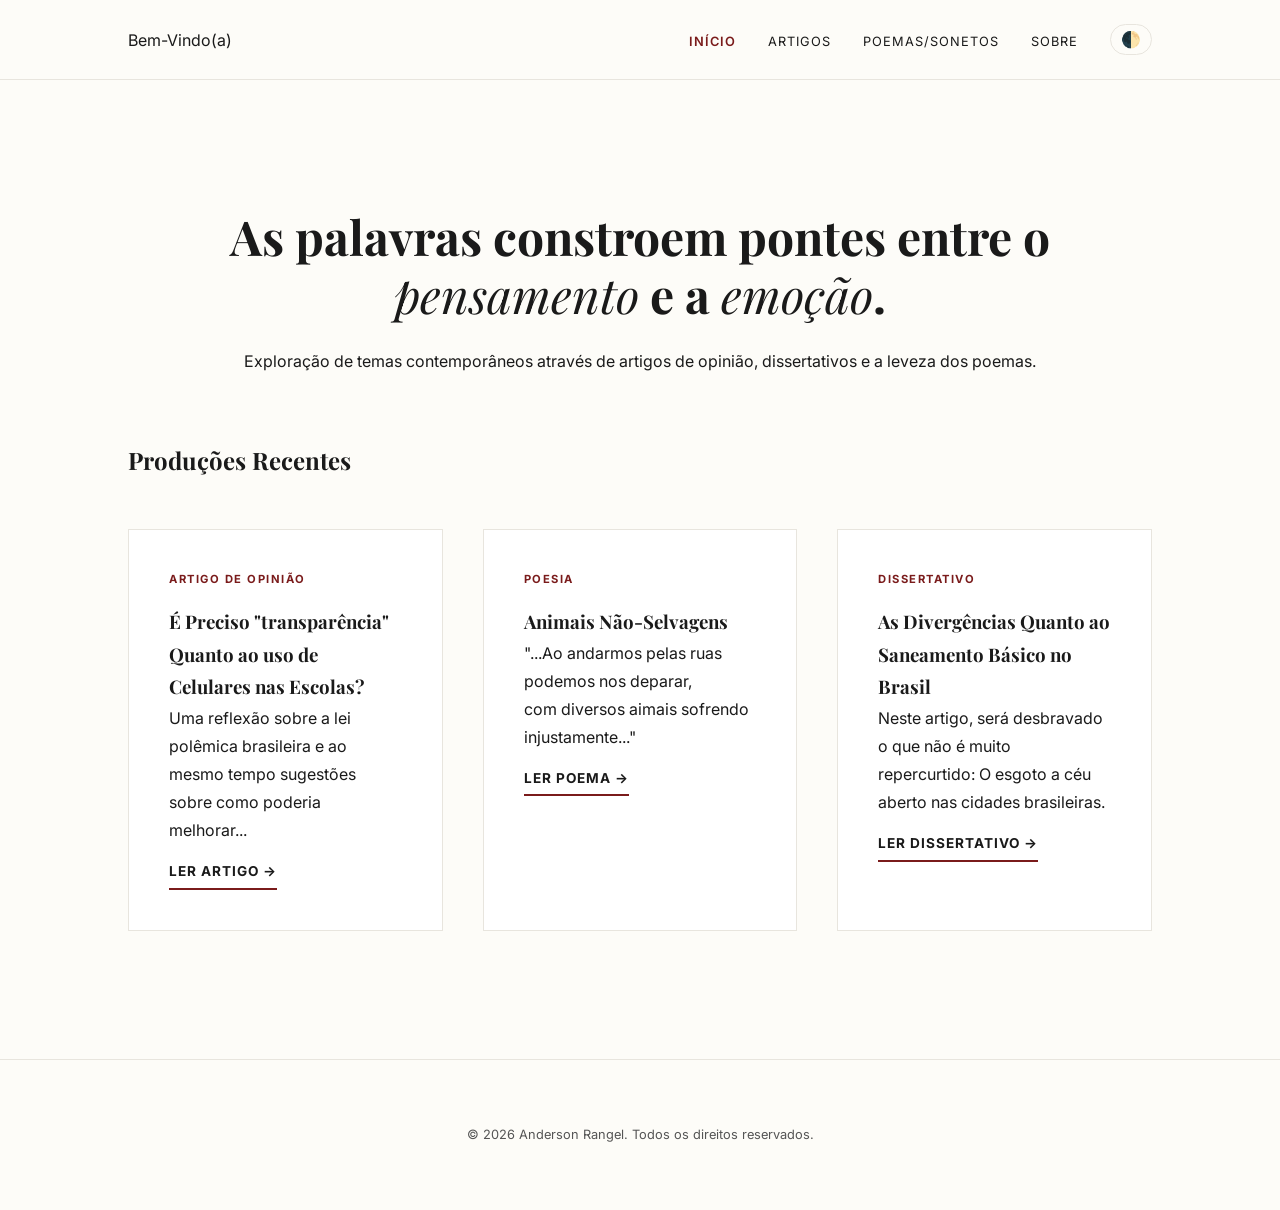
<file: index.html>
<!-- Feito por: Anderson Rangel -->
<!DOCTYPE html>
<html lang="pt-br">
<head>
    <meta charset="UTF-8">
    <meta name="viewport" content="width=device-width, initial-scale=1.0">
    <title>Bem-Vindo ao Portfólio Literário</title>
    
    <link rel="icon" type="image/png" href="favicon-marfim.png" media="(prefers-color-scheme: light)">
    <link rel="icon" type="image/png" href="favicon-vinho.png" media="(prefers-color-scheme: dark)">
    <link rel="stylesheet" href="style.css">
    <link rel="preconnect" href="https://fonts.googleapis.com">
    <link href="https://fonts.googleapis.com/css2?family=Inter:wght@300;400&family=Playfair+Display:ital,wght@0,700;1,400&display=swap" rel="stylesheet">
    <script>
    // Executa antes de renderizar o corpo da página para evitar o flash branco
    const saved = localStorage.getItem('theme');
    if (saved === 'dark' || (!saved && window.matchMedia('(prefers-color-scheme: dark)').matches)) {
        document.documentElement.setAttribute('data-theme', 'dark');
    }
</script>
</head>
<body>

    <header>
        <nav>
            <div class="logo">Bem-Vindo(a)</div>
            <ul>
                <li><a href="index.html" class="active">Início</a></li>
                <li><a href="artigos.html">Artigos</a></li>
                <li><a href="poemas.html">Poemas/Sonetos</a></li>
                <li><a href="sobre.html">Sobre</a></li>
                <li><button id="theme-toggle" title="Alternar tema">🌓</button></li>
            </ul>
        </nav>
    </header>

    <main>
        <section class="hero">
            <h1>As palavras constroem pontes entre o <span class="italic">pensamento</span> e a <span class="italic">emoção</span>.</h1>
            <p>Exploração de temas contemporâneos através de artigos de opinião, dissertativos e a leveza dos poemas.</p>
        </section>

        <section class="recent-work">
            <h2>Produções Recentes</h2>
            
            <div class="grid-textos">
                <article class="card">
                    <span class="category">Artigo de Opinião</span>
                    <h3>É Preciso "transparência" Quanto ao uso de Celulares nas Escolas?</h3>
                    <p>Uma reflexão sobre a lei polêmica brasileira e ao mesmo tempo sugestões sobre como poderia melhorar...</p>
                    <a href="artigo1.html" class="read-more">Ler artigo →</a>
                </article>

                <article class="card">
                    <span class="category">Poesia</span>
                    <h3>Animais Não-Selvagens</h3>
                    <p class="excerpt-poem">"...Ao andarmos pelas ruas podemos nos deparar,<br> com diversos aimais sofrendo injustamente..."</p>
                    <a href="poemas.html" class="read-more">Ler poema →</a>
                </article>

                <article class="card">
                    <span class="category">Dissertativo</span>
                    <h3>As Divergências Quanto ao Saneamento Básico no Brasil</h3>
                    <p>Neste artigo, será desbravado o que não é muito repercurtido: O esgoto a céu aberto nas cidades brasileiras.</p>
                    <a href="dissertativo2.html" class="read-more">Ler dissertativo →</a>
                </article>
            </div>
        </section>
    </main>

    <footer>
        <p>&copy; 2026 Anderson Rangel. Todos os direitos reservados.</p>
    </footer>
<script src="script.js"></script>
</body>
</html>
</file>
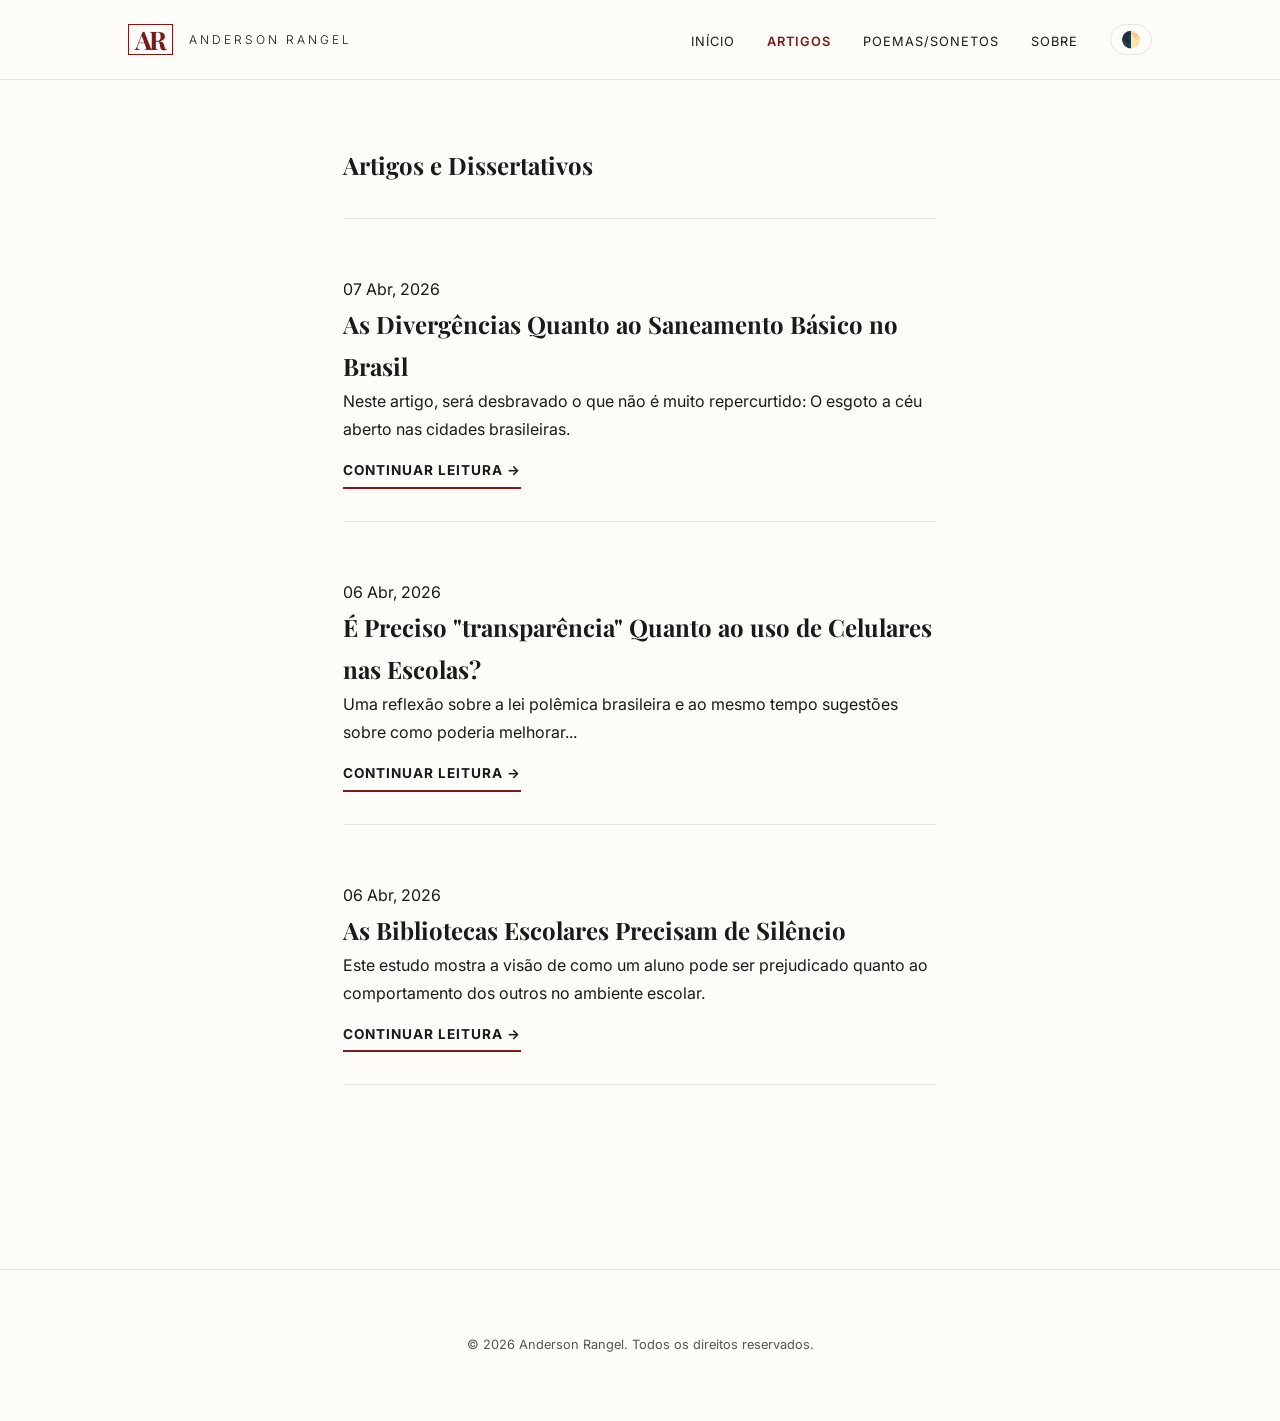
<file: artigos.html>
<!-- Feito por: Anderson Rangel -->
<!DOCTYPE html>
<html lang="pt-br">
<head>
    <meta charset="UTF-8">
    <meta name="viewport" content="width=device-width, initial-scale=1.0">
    <title>Artigos | Anderson Rangel</title>
    <link rel="icon" type="image/png" href="favicon-marfim.png" media="(prefers-color-scheme: light)">
    <link rel="icon" type="image/png" href="favicon-vinho.png" media="(prefers-color-scheme: dark)">
    <link rel="stylesheet" href="style.css">
    <link href="https://fonts.googleapis.com/css2?family=Inter:wght@300;400&family=Playfair+Display:ital,wght@0,700;1,400&display=swap" rel="stylesheet">
    <script>
    // Executa antes de renderizar o corpo da página para evitar o flash branco
    const saved = localStorage.getItem('theme');
    if (saved === 'dark' || (!saved && window.matchMedia('(prefers-color-scheme: dark)').matches)) {
        document.documentElement.setAttribute('data-theme', 'dark');
    }
</script>
</head>
<body>
    <header>
        <nav>
            <div class="logo-container">
                <div class="monograma">AR</div>
                <div class="nome-escritor">ANDERSON RANGEL</div>
            </div>
            <ul>
                <li><a href="index.html">Início</a></li>
                <li><a href="artigos.html" class="active">Artigos</a></li>
                <li><a href="poemas.html">Poemas/Sonetos</a></li>
                <li><a href="sobre.html">Sobre</a></li>
                <li><button id="theme-toggle" title="Alternar tema">🌓</button></li>

            </ul>
        </nav>
    </header>

    <main class="container-narrow">
        <section class="page-header">
            <h1>Artigos e Dissertativos</h1>
            <article class="archive-item">
            </article>
        <section class="archive-list">
            <article class="archive-item">
                <span class="date">07 Abr, 2026</span>
                <h2>As Divergências Quanto ao Saneamento Básico no Brasil</h2>
                <p>Neste artigo, será desbravado o que não é muito repercurtido: O esgoto a céu aberto nas cidades brasileiras.</p>
                <a href="dissertativo2.html" class="read-more">Continuar leitura →</a>
            </article>
            
            <article class="archive-item">
                <span class="date">06 Abr, 2026</span>
                <h2>É Preciso "transparência" Quanto ao uso de Celulares nas Escolas?</h2>
                <p>Uma reflexão sobre a lei polêmica brasileira e ao mesmo tempo sugestões sobre como poderia melhorar...</p>
                <a href="artigo1.html" class="read-more">Continuar leitura →</a>
            </article>

            <article class="archive-item">
                <span class="date">06 Abr, 2026</span>
                <h2>As Bibliotecas Escolares Precisam de Silêncio</h2>
                <p>Este estudo mostra a visão de como um aluno pode ser prejudicado quanto ao comportamento dos outros no ambiente escolar.</p>
                <a href="dissertativo1.html" class="read-more">Continuar leitura →</a>
            </article>

             
        </section>
    </main>
    <footer>
        <p>&copy; 2026 Anderson Rangel. Todos os direitos reservados.</p>
    </footer>
    <script src="script.js"></script>
</body>
</html>
</file>
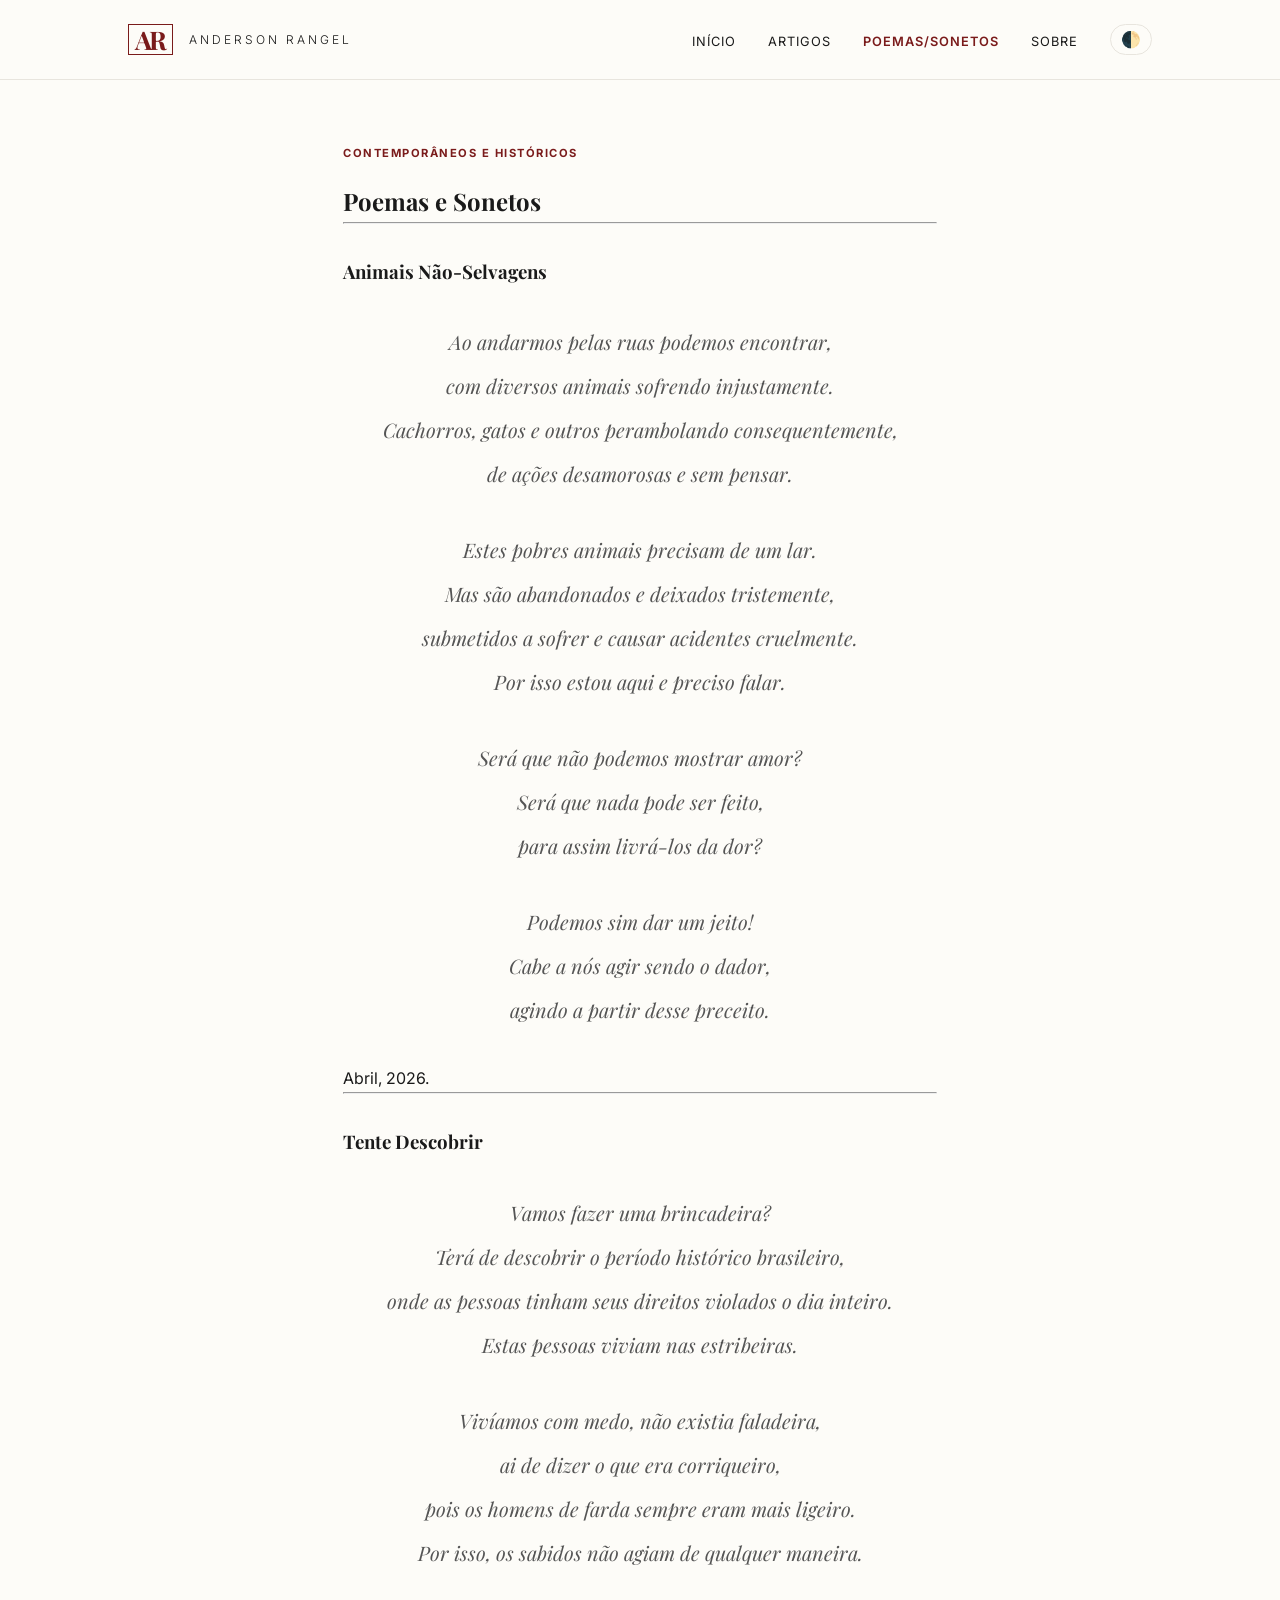
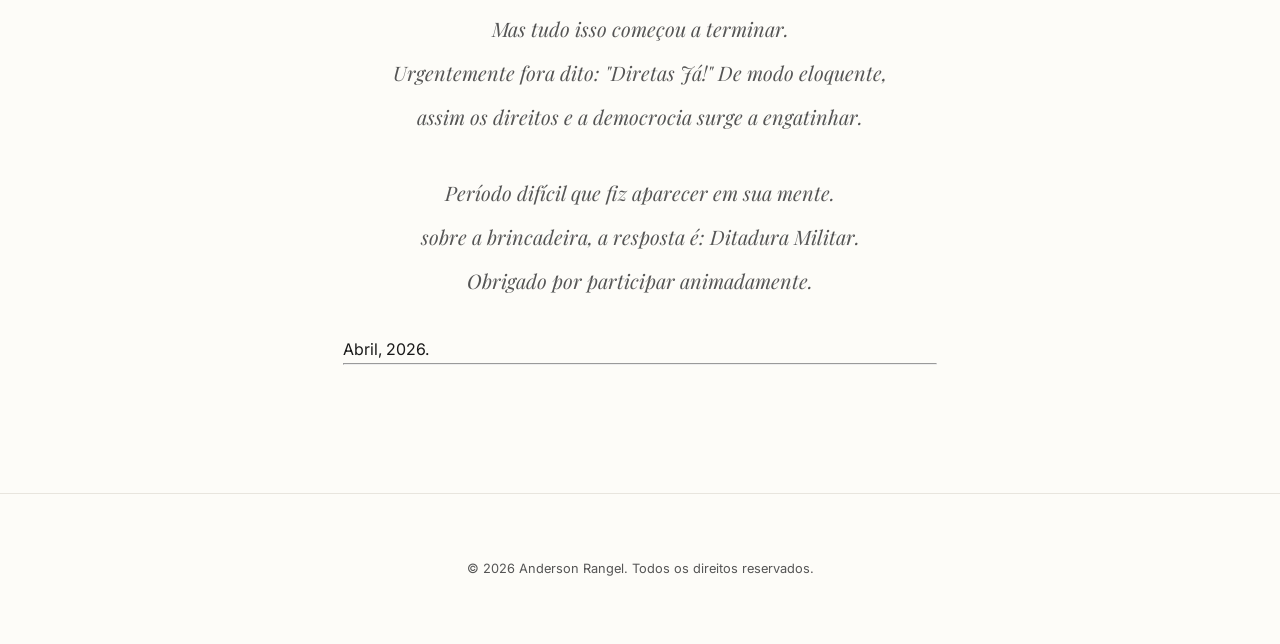
<file: poemas.html>
<!-- Feito por: Anderson Rangel -->
<!DOCTYPE html>
<html lang="pt-br">
<head>
    <meta charset="UTF-8">
    <meta name="viewport" content="width=device-width, initial-scale=1.0">
    <title>Poemas e Sonetos | Anderson Rangel</title>
    <link rel="icon" type="image/png" href="favicon-marfim.png" media="(prefers-color-scheme: light)">
    <link rel="icon" type="image/png" href="favicon-vinho.png" media="(prefers-color-scheme: dark)">
    <link rel="stylesheet" href="style.css">
    <link href="https://fonts.googleapis.com/css2?family=Inter:wght@300;400&family=Playfair+Display:ital,wght@0,700;1,400&display=swap" rel="stylesheet">
    <script>
    // Executa antes de renderizar o corpo da página para evitar o flash branco
    const saved = localStorage.getItem('theme');
    if (saved === 'dark' || (!saved && window.matchMedia('(prefers-color-scheme: dark)').matches)) {
        document.documentElement.setAttribute('data-theme', 'dark');
    }
</script>
</head>
<body>

    <header>
        <nav>
            <div class="logo-container">
                <div class="monograma">AR</div>
                <div class="nome-escritor">ANDERSON RANGEL</div>
            </div>
            <ul>
                <li><a href="index.html">Início</a></li>
                <li><a href="artigos.html">Artigos</a></li>
                <li><a href="poemas.html" class="active">Poemas/Sonetos</a></li>
                <li><a href="sobre.html">Sobre</a></li>
                <li><button id="theme-toggle" title="Alternar tema">🌓</button></li>
            </ul>
        </nav>
    </header>

    <main class="container-narrow">
        <section class="page-header">
            <span class="category">contemporâneos e históricos</span>
            <h1>Poemas e Sonetos</h1>
        </section>
        <hr class="separador-curto">


        <section class="feed-poemas">
            <article class="poema-entry">
                <div class="corpo-poema">
                </div>
                
                <article class="poema-entry">
                <h3>Animais Não-Selvagens</h3>
                <div class="corpo-poema">
                    <p>Ao andarmos pelas ruas podemos encontrar,</p>
                    <p>com diversos animais sofrendo injustamente.</p>
                    <p>Cachorros, gatos e outros perambolando consequentemente,</p>
                    <p>de ações desamorosas e sem pensar.</p>
                </div>
                
                <div class="corpo-poema">
                    <p>Estes pobres animais precisam de um lar.</p>
                    <p>Mas são abandonados e deixados tristemente,</p>
                    <p>submetidos a sofrer e causar acidentes cruelmente.</p>
                    <p>Por isso estou aqui e preciso falar.</p>
                </div>

                <div class="corpo-poema">
                    <p>Será que não podemos mostrar amor?</p>
                    <p>Será que nada pode ser feito,</p>
                    <p>para assim livrá-los da dor?</p>
                </div>

                <div class="corpo-poema">
                    <p>Podemos sim dar um jeito!</p>
                    <p>Cabe a nós agir sendo o dador,</p>
                    <p>agindo a partir desse preceito.</p>
                </div>

                <div class="poema-footer">
                    <span class="data-poema">Abril, 2026.</span>
                </div>
            </article>

             <hr class="divisor-poetico">
             <div class="corpo-poema">
                </div>
                
                <h3>Tente Descobrir</h3>
                <div class="corpo-poema">
                    <p>Vamos fazer uma brincadeira?</p>
                    <p>Terá de descobrir o período histórico brasileiro,</p>
                    <p>onde as pessoas tinham seus direitos violados o dia inteiro.</p>
                    <p>Estas pessoas viviam nas estribeiras.</p>
                </div>
                    
                <div class="corpo-poema">
                    <p>Vivíamos com medo, não existia faladeira,</p>
                    <p>ai de dizer o que era corriqueiro,</p>
                    <p>pois os homens de farda sempre eram mais ligeiro.</p>
                    <p>Por isso, os sabidos não agiam de qualquer maneira.</p>
                </div>

                <div class="corpo-poema">
                    <p>Mas tudo isso começou a terminar.</p>
                    <p>Urgentemente fora dito: "Diretas Já!" De modo eloquente,</p>
                    <p>assim os direitos e a democrocia surge a engatinhar.</p>
                </div>

                <div class="corpo-poema">
                    <p>Período difícil que fiz aparecer em sua mente.</p>
                    <p>sobre a brincadeira, a resposta é: Ditadura Militar.</p>
                    <p>Obrigado por participar animadamente.</p>
                </div>

                <div class="poema-footer">
                    <span class="data-poema">Abril, 2026.</span>
                    <hr class="divisor-poetico">
                </div>
            </article>            
        </section>
    </main>

    <footer>
        <p>&copy; 2026 Anderson Rangel. Todos os direitos reservados.</p>
    </footer>
<script src="script.js"></script>
</body>
</html>
</file>
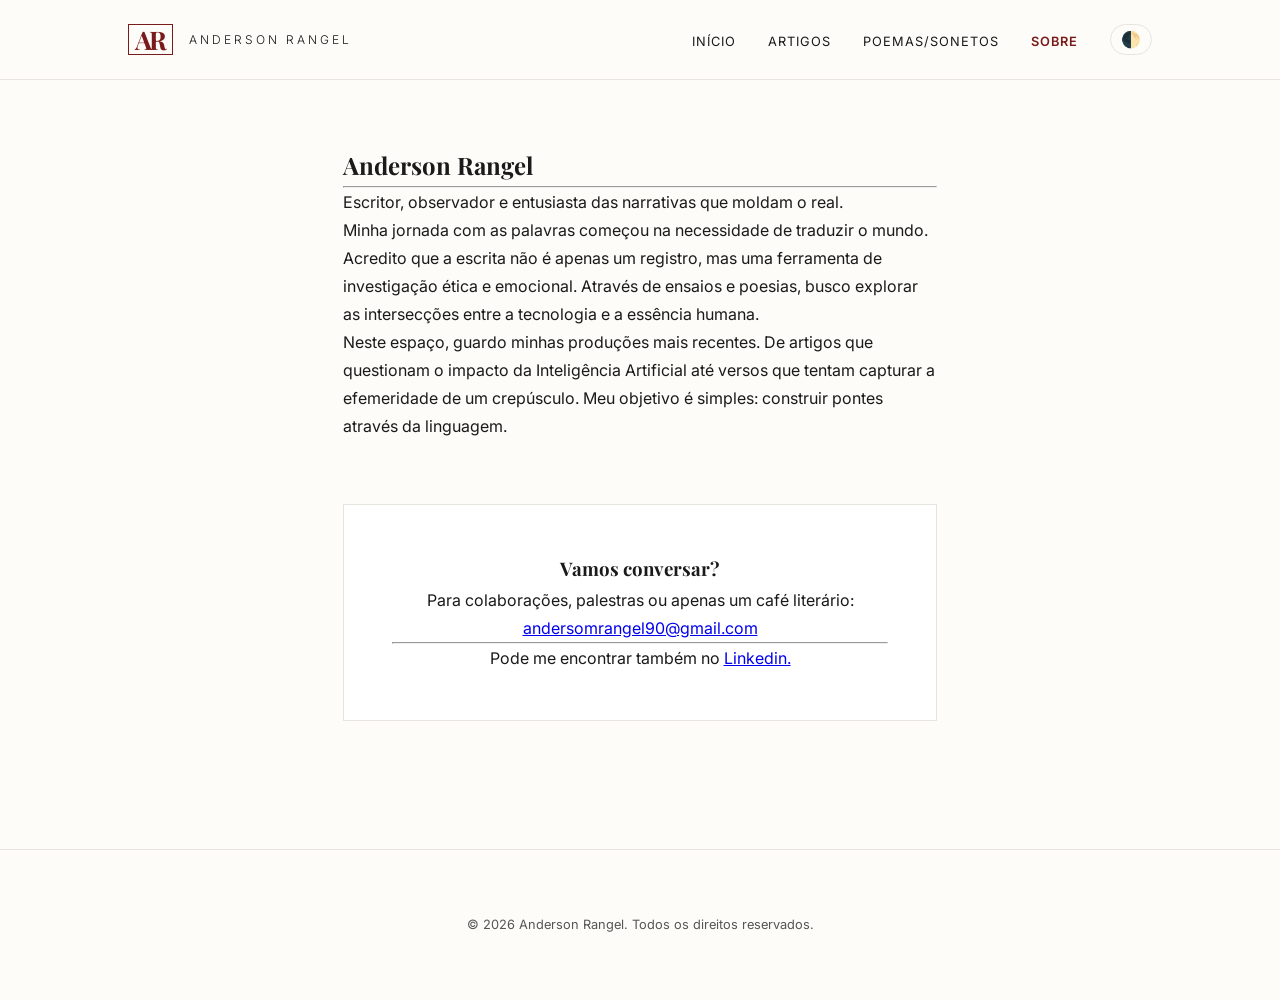
<file: sobre.html>
<!-- Feito por: Anderson Rangel -->
<!DOCTYPE html>
<html lang="pt-br">
<head>
    <meta charset="UTF-8">
    <meta name="viewport" content="width=device-width, initial-scale=1.0">
    <title>Sobre | Anderson Rangel</title>
    <link rel="icon" type="image/png" href="favicon-marfim.png" media="(prefers-color-scheme: light)">
    <link rel="icon" type="image/png" href="favicon-vinho.png" media="(prefers-color-scheme: dark)">
    <link rel="stylesheet" href="style.css">
    <link href="https://fonts.googleapis.com/css2?family=Inter:wght@300;400&family=Playfair+Display:ital,wght@0,700;1,400&display=swap" rel="stylesheet">
    <script>
    // Executa antes de renderizar o corpo da página para evitar o flash branco
    const saved = localStorage.getItem('theme');
    if (saved === 'dark' || (!saved && window.matchMedia('(prefers-color-scheme: dark)').matches)) {
        document.documentElement.setAttribute('data-theme', 'dark');
    }
</script>
</head>
<body>

    <header>
        <nav>
            <div class="logo-container">
                <div class="monograma">AR</div>
                <div class="nome-escritor">ANDERSON RANGEL</div>
            </div>
            <ul>
                <li><a href="index.html">Início</a></li>
                <li><a href="artigos.html">Artigos</a></li>
                <li><a href="poemas.html">Poemas/Sonetos</a></li>
                <li><a href="sobre.html" class="active">Sobre</a></li>
                <li><button id="theme-toggle" title="Alternar tema">🌓</button></li>
            </ul>
        </nav>
    </header>

    <main class="container-sobre">
        <section class="perfil">
            
            <div class="bio-texto">
                <h1>Anderson Rangel</h1>
                <hr class="separador-curto">

                <p class="tagline">Escritor, observador e entusiasta das narrativas que moldam o real.</p>
                

                <p>
                    Minha jornada com as palavras começou na necessidade de traduzir o mundo. Acredito que a escrita não é apenas um registro, mas uma ferramenta de investigação ética e emocional. Através de ensaios e poesias, busco explorar as intersecções entre a tecnologia e a essência humana.
                </p>

                <p>
                    Neste espaço, guardo minhas produções mais recentes. De artigos que questionam o impacto da Inteligência Artificial até versos que tentam capturar a efemeridade de um crepúsculo. Meu objetivo é simples: construir pontes através da linguagem.
                </p>

                <div class="contato-box">
                    <h3>Vamos conversar?</h3>
                    <p>Para colaborações, palestras ou apenas um café literário:</p>
                    <a href="mailto:contato@andersonrangel.com" class="email-link">andersomrangel90@gmail.com</a>
                    <hr class="separador-curto">


                    <p>Pode me encontrar também no <a href="https://www.linkedin.com/in/anderson-rangel-8a4463259/" target="_blank">
                    Linkedin.
                    </a></p>

                </div>
            </div>
        </section>
    </main>

    <footer>
        <p>&copy; 2026 Anderson Rangel. Todos os direitos reservados.</p>
    </footer>
    <script src="script.js"></script>
    </body>
</html>
</file>
<file: style.css>
/* ESTILO UNIFICADO: Minimalista Editorial / Papel Antigo
   Desenvolvido por: Anderson Rangel
   Inclui: Home, Listagens e Design de Leitura Otimizado
*/

/* 1. VARIÁVEIS E TEMAS (NÚCLEO) */
/* Configuração de Temas */

/* Tema Claro (Padrão ou forçado) */
:root, html[data-theme="light"] {
    --bg-color: #fdfcf8;      
    --text-color: #1a1a1a;    
    --accent-color: #7a1b1b;  
    --secondary-text: #555;   
    --border-color: #e8e5de;  
    --card-bg: #ffffff;
    --quote-bg: #f5f2e9;
}

/* Tema Escuro (Ativado pelo Sistema ou Botão) */
html[data-theme="dark"] {
    --bg-color: #121212;      
    --text-color: #e0e0e0;    
    --accent-color: #d14d4d;  
    --secondary-text: #a0a0a0;
    --border-color: #333333;
    --card-bg: #1e1e1e;       
    --quote-bg: #1a1a1a;
}

/* 2. RESET E BASE */
* {
    margin: 0;
    padding: 0;
    box-sizing: border-box;
}

body {
    background-color: var(--bg-color);
    color: var(--text-color);
    font-family: 'Inter', sans-serif;
    line-height: 1.75;
    transition: background-color 0.3s ease, color 0.3s ease;
    -webkit-font-smoothing: antialiased;
    overflow-x: hidden;
}

/* 3. TIPOGRAFIA GLOBAL */
h1, h2, h3, .monograma {
    font-family: 'Playfair Display', serif;
    font-weight: 700;
}

.italic {
    font-style: italic;
    font-weight: 400;
}

/* 4. HEADER E NAVEGAÇÃO (Sticky) */
header {
    padding: 1.5rem 10%;
    border-bottom: 1px solid var(--border-color);
    background-color: var(--bg-color);
    /* Removido: position: sticky, top: 0 e z-index */
    transition: background-color 0.3s ease, border-color 0.3s ease;
}

nav {
    display: flex;
    justify-content: space-between;
    align-items: center;
}

.logo-container {
    display: flex;
    align-items: center;
    gap: 1rem;
    text-decoration: none;
    color: inherit;
}

.monograma {
    font-size: 1.6rem;
    color: var(--accent-color);
    border: 1px solid var(--accent-color);
    padding: 0.1rem 0.4rem;
    line-height: 1;
    letter-spacing: -2px;
}

.nome-escritor {
    font-size: 0.75rem;
    font-weight: 300;
    text-transform: uppercase;
    letter-spacing: 3px;
}

nav ul {
    display: flex;
    list-style: none;
    gap: 2rem;
    align-items: center;
}

nav ul li a {
    text-decoration: none;
    color: var(--text-color);
    font-size: 0.8rem;
    text-transform: uppercase;
    letter-spacing: 1px;
    transition: 0.3s;
}

nav ul li a:hover, .active {
    color: var(--accent-color);
    font-weight: 600;
}

/* Botão Switcher de Tema */
#theme-toggle {
    background: none;
    border: 1px solid var(--border-color);
    color: var(--text-color);
    cursor: pointer;
    padding: 5px 10px;
    border-radius: 20px;
    font-size: 1rem;
    transition: all 0.3s ease;
}

#theme-toggle:hover {
    border-color: var(--accent-color);
}

/* 5. LAYOUTS DE CONTAINER */
main {
    padding: 4rem 10%;
}

.container-narrow, .container-sobre, .container-leitura {
    max-width: 850px;
    margin: 0 auto;
}

/* 6. HOME E GRIDS (Cards) */
.hero {
    text-align: center;
    max-width: 900px;
    margin: 4rem auto;
}

.hero h1 {
    font-size: 3rem;
    margin-bottom: 1.5rem;
    line-height: 1.2;
}

.grid-textos {
    display: grid;
    grid-template-columns: repeat(auto-fit, minmax(300px, 1fr));
    gap: 2.5rem;
    margin-top: 3rem;
}

.card {
    padding: 2.5rem;
    background-color: var(--card-bg);
    border: 1px solid var(--border-color);
    transition: all 0.3s ease;
}

.card:hover {
    transform: translateY(-5px);
    box-shadow: 0 10px 30px rgba(0,0,0,0.1);
}

.category {
    font-size: 0.7rem;
    text-transform: uppercase;
    color: var(--accent-color);
    letter-spacing: 1.5px;
    font-weight: 700;
    display: block;
    margin-bottom: 1rem;
}

/* 7. PÁGINA DE LEITURA (ESTILO EDITORIAL) */
.reading-container {
    padding: 0 1.5rem 5rem;
}

.reading-content {
    max-width: var(--max-reading-width);
    margin: 0 auto;
}

.reading-header {
    text-align: center;
    margin-bottom: 4rem;
}

.reading-meta-top {
    font-size: 0.75rem;
    text-transform: uppercase;
    letter-spacing: 2px;
    color: var(--accent-color);
    font-weight: 600;
}

.reading-header h1 {
    font-size: 3.2rem;
    line-height: 1.1;
    margin: 1.5rem 0;
}

.reading-subtitle {
    font-family: 'Playfair Display', serif;
    font-size: 1.3rem;
    font-style: italic;
    color: var(--secondary-text);
}

.reading-body {
    font-size: 1.25rem;
}

/* Dropcap (Letra Capitular) */
.dropcap-p::first-letter {
    font-family: 'Playfair Display', serif;
    float: left;
    font-size: 4.5rem;
    line-height: 1;
    padding-right: 12px;
    padding-top: 4px;
    color: var(--accent-color);
}

.reading-body p {
    margin-bottom: 2.2rem;
}

/* Citação Poética / Blockquote */
.poetic-quote, blockquote {
    font-family: 'Playfair Display', serif;
    font-style: italic;
    font-size: 1.8rem;
    color: var(--accent-color);
    text-align: center;
    margin: 4rem 0;
    padding: 1.5rem 2rem;
    background-color: var(--quote-bg);
    border-left: 4px solid var(--accent-color);
    position: relative;
}

/* 8. LISTAGENS (Artigos e Poemas) */
.archive-item {
    margin-bottom: 3.5rem;
    padding-bottom: 2rem;
    border-bottom: 1px solid var(--border-color);
}

.corpo-poema {
    font-family: 'Playfair Display', serif;
    font-size: 1.25rem;
    font-style: italic;
    line-height: 2.2;
    color: var(--secondary-text);
    margin: 2rem 0;
    text-align: center;
}

/* 9. PÁGINA SOBRE E CONTATO */
.contato-box {
    margin-top: 4rem;
    padding: 3rem;
    background-color: var(--card-bg);
    border: 1px solid var(--border-color);
    text-align: center;
}

/* 10. FOOTER */
footer, .site-footer {
    text-align: center;
    padding: 4rem 10%;
    font-size: 0.8rem;
    color: var(--secondary-text);
    border-top: 1px solid var(--border-color);
    margin-top: 4rem;
}

/* 11. RESPONSIVIDADE */
@media (max-width: 768px) {
    header { padding: 1rem 5%; }
    nav { flex-direction: column; gap: 1.5rem; }
    .hero h1, .reading-header h1 { font-size: 2.2rem; }
    main { padding: 2rem 5%; }
    .grid-textos { grid-template-columns: 1fr; }
    .reading-body { font-size: 1.15rem; }
}
/* 12. ESTILIZAÇÃO DE LINKS E BOTÕES DE AÇÃO (O "Toque Editorial") */

/* Link padrão "Ler mais" / "Continuar leitura" */
.read-more, 
.back-link, 
.card a, 
.archive-item a {
    text-decoration: none;
    color: var(--text-color);
    font-weight: 700;
    font-size: 0.85rem;
    text-transform: uppercase;
    letter-spacing: 1px;
    display: inline-block;
    margin-top: 1rem;
    padding-bottom: 4px;
    border-bottom: 2px solid var(--accent-color); /* A barrinha vinho */
    transition: all 0.3s ease;
}

/* Efeito ao passar o mouse */
.read-more:hover, 
.back-link:hover, 
.card a:hover, 
.archive-item a:hover {
    color: var(--accent-color);
    border-bottom-color: var(--text-color); /* Inverte as cores no hover */
    transform: translateX(5px); /* Pequeno deslocamento lateral */
}

/* Botão de Compartilhar / Botões de Ação com borda */
.btn-compartilhar, 
.btn-acao {
    background: none;
    border: 1px solid var(--accent-color);
    color: var(--accent-color);
    padding: 10px 25px;
    cursor: pointer;
    font-weight: 600;
    text-transform: uppercase;
    letter-spacing: 1px;
    font-size: 0.8rem;
    transition: all 0.3s ease;
    margin-top: 2rem;
}

.btn-compartilhar:hover, 
.btn-acao:hover {
    background: var(--accent-color);
    color: #fff;
}

/* Ajuste específico para links dentro de parágrafos (links comuns no corpo do texto) */
.reading-body a {
    color: var(--accent-color);
    text-decoration: underline;
    text-underline-offset: 4px;
}


/* --- REESTRUTURAÇÃO MOBILE: ESTILO BARRA DE TAREFAS --- */
@media (max-width: 768px) {
    header {
        padding: 0.8rem 5% !important;
        margin-bottom: 2rem !important;
        border-bottom: 1px solid var(--border-color);
    }

    nav {
        display: flex !important;
        flex-direction: column !important;
        align-items: stretch !important; /* Faz os botões ocuparem a largura toda */
        gap: 1rem !important;
    }

    /* 1. Nome/Bem-vindo pequeno no canto superior esquerdo */
    .logo-container {
        justify-content: flex-start !important;
        width: 100%;
    }

    .nome-escritor {
        font-size: 0.65rem !important;
        letter-spacing: 1px !important;
        opacity: 0.8;
        text-align: left;
    }

    /* Esconde o monograma no mobile se ele estiver ocupando muito espaço */
    .monograma {
        font-size: 1.1rem !important;
        padding: 0.1rem 0.3rem !important;
    }

    /* 2. MENU: Transformado em Barrinha de Tarefas / Botões Estruturados */
    nav ul {
        display: grid !important;
        grid-template-columns: repeat(2, 1fr) !important; /* Cria duas colunas de botões */
        gap: 8px !important;
        width: 100% !important;
        padding: 0 !important;
    }

    nav ul li {
        width: 100%;
    }

    nav ul li a {
        display: block !important;
        background-color: var(--card-bg); /* Fundo sutil para parecer um botão */
        border: 1px solid var(--border-color);
        padding: 10px 5px !important;
        text-align: center;
        font-size: 0.65rem !important;
        font-weight: 600;
        text-decoration: none;
        border-radius: 4px;
        transition: 0.2s;
    }

    /* Destaque para o link ativo no mobile */
    nav ul li a.active, nav ul li a:active {
        background-color: var(--accent-color);
        color: #fff !important;
        border-color: var(--accent-color);
    }

    /* 3. BOTÃO DE TEMA: Flutuante ou no topo direito */
    #theme-toggle {
        position: absolute;
        top: 10px;
        right: 15px;
        padding: 5px 10px !important;
        font-size: 0.8rem !important;
        border-radius: 50%; /* Fica redondinho no canto */
        z-index: 1001;
    }
}
</file>
